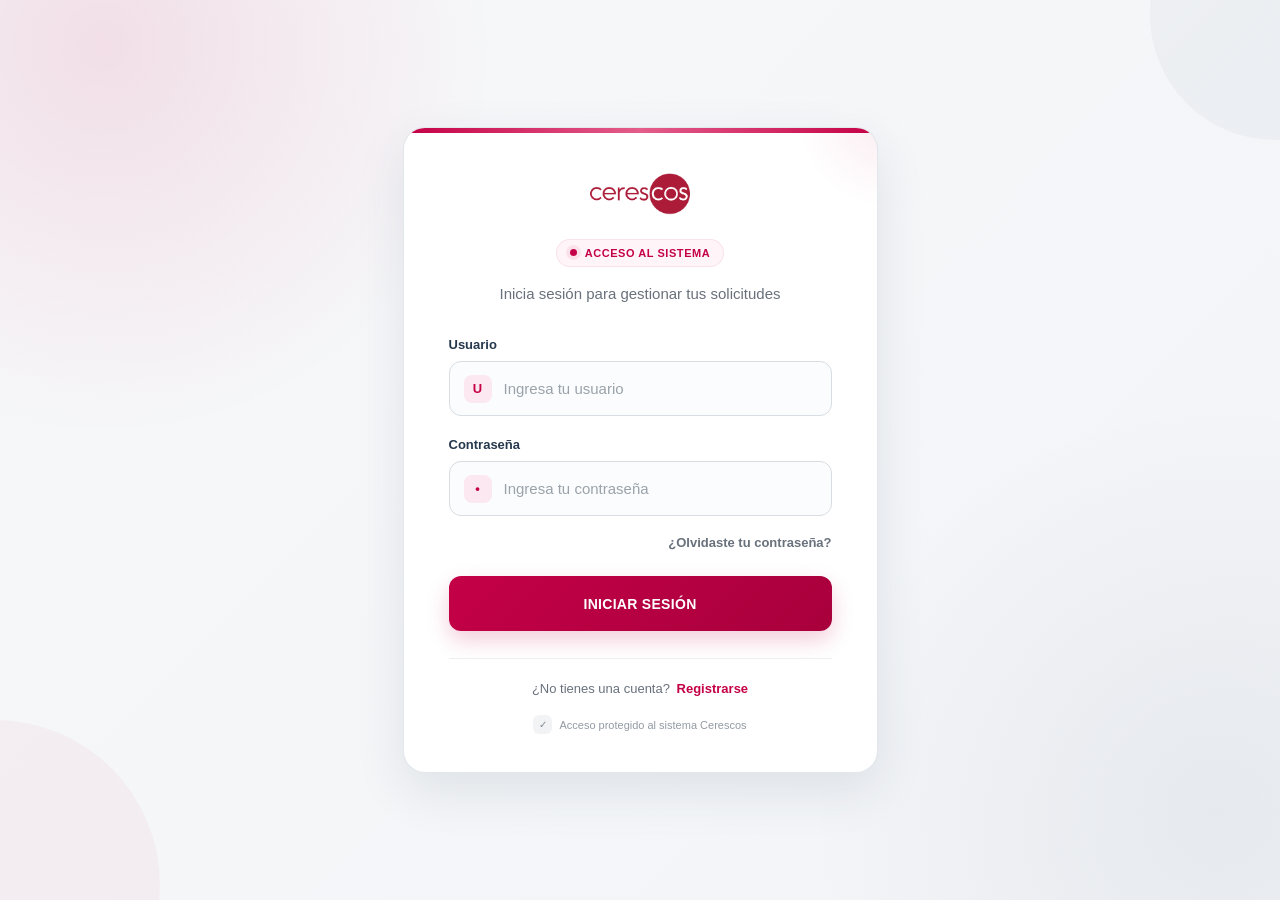
<file: CerescosDesarrolloCartera/wwwroot/login.html>
﻿<!doctype html>
<html lang="es">
    <head>
        <meta charset="UTF-8" />
        <meta name="viewport" content="width=device-width, initial-scale=1.0" />

        <title>Iniciar sesión - Cerescos</title>

        <link rel="stylesheet" href="css/login.css" />
    </head>

    <body>
        <div class="login-container">
            <div class="login-card">
                <!-- =================================================
                 LOGO
            ================================================== -->

                <div class="logo-wrapper">
                    <a href="login.html" class="logo" title="Inicio">
                        <img src="img/logo-cerescos.png" alt="Cerescos" />
                    </a>

                    <div class="indicador">
                        <span class="indicador-punto"></span>

                        Acceso al sistema
                    </div>
                </div>

                <!-- =================================================
                 SUBTÍTULO
            ================================================== -->

                <div class="subtitle"> Inicia sesión para gestionar tus solicitudes </div>

                <!-- =================================================
                 FORMULARIO
            ================================================== -->

                <form id="loginForm">
                    <!-- USUARIO -->

                    <div class="form-group">
                        <label for="usuario"> Usuario </label>

                        <div class="campo-contenedor">
                            <div class="campo-icono"> U </div>

                            <input
                                type="text"
                                id="usuario"
                                name="usuario"
                                placeholder="Ingresa tu usuario"
                                autocomplete="username"
                                required
                            />
                        </div>
                    </div>

                    <!-- CONTRASEÑA -->

                    <div class="form-group">
                        <label for="password"> Contraseña </label>

                        <div class="campo-contenedor">
                            <div class="campo-icono"> • </div>

                            <input
                                type="password"
                                id="password"
                                name="password"
                                placeholder="Ingresa tu contraseña"
                                autocomplete="current-password"
                                required
                            />
                        </div>
                    </div>

                    <!-- RECUPERAR CONTRASEÑA -->

                    <div class="forgot">
                        <a href="#" onclick="recuperarPassword(event)">
                            ¿Olvidaste tu contraseña?
                        </a>
                    </div>

                    <!-- BOTÓN -->

                    <button type="submit" id="btnLogin"> INICIAR SESIÓN </button>

                    <!-- MENSAJE -->

                    <div id="mensaje" class="mensaje"> </div>
                </form>

                <!-- =================================================
                 REGISTRO
            ================================================== -->

                <div class="register">
                    ¿No tienes una cuenta?

                    <a href="registro.html"> Registrarse </a>
                </div>

                <!-- =================================================
                 INDICADOR DE SEGURIDAD
            ================================================== -->

                <div class="seguridad">
                    <span class="seguridad-icono"> ✓ </span>

                    Acceso protegido al sistema Cerescos
                </div>
            </div>
        </div>

        <script>
            const loginForm = document.getElementById("loginForm");
            const btnLogin = document.getElementById("btnLogin");
            const mensaje = document.getElementById("mensaje");

            function mostrarMensaje(texto, tipo) {
                mensaje.textContent = texto;

                mensaje.className = "mensaje " + tipo;
            }

            loginForm.addEventListener("submit", async function (event) {
                event.preventDefault();

                const usuario = document.getElementById("usuario").value.trim();

                const password = document.getElementById("password").value;

                if (!usuario || !password) {
                    mostrarMensaje("Ingrese usuario y contraseña.", "error");

                    return;
                }

                btnLogin.disabled = true;

                btnLogin.textContent = "INGRESANDO...";

                try {
                    const response = await fetch("/api/auth/login", {
                        method: "POST",

                        headers: {
                            "Content-Type": "application/json",
                        },

                        body: JSON.stringify({
                            usuarioNombre: usuario,

                            password: password,
                        }),
                    });

                    const datos = await response.json();

                    if (!response.ok) {
                        mostrarMensaje(
                            datos.mensaje || "Usuario o contraseña incorrectos.",
                            "error",
                        );

                        btnLogin.disabled = false;

                        btnLogin.textContent = "INICIAR SESIÓN";

                        return;
                    }

                    /*
                    GUARDAMOS LOS DATOS DEL USUARIO
                    PARA UTILIZARLOS EN INDEX Y EN
                    LAS DEMÁS PÁGINAS.
                */

                    localStorage.setItem("usuarioCerescos", JSON.stringify(datos.usuario));

                    mostrarMensaje("Inicio de sesión correcto. Redirigiendo...", "exito");

                    /*
                    ESPERAMOS UN MOMENTO PARA QUE
                    SE VEA EL MENSAJE Y LUEGO
                    VAMOS AL INDEX.
                */

                    setTimeout(function () {
                        window.location.href = "index.html";
                    }, 500);
                } catch (error) {
                    console.error(error);

                    mostrarMensaje("No fue posible conectar con el servidor.", "error");

                    btnLogin.disabled = false;

                    btnLogin.textContent = "INICIAR SESIÓN";
                }
            });

            /*
            RECUPERACIÓN DE CONTRASEÑA

            Todavía no tenemos implementado el envío
            de correo. Dejamos preparado el enlace
            para construirlo posteriormente.
        */

            function recuperarPassword(event) {
                event.preventDefault();

                mostrarMensaje(
                    "La recuperación de contraseña estará disponible próximamente.",
                    "error",
                );
            }
        </script>
    </body>
</html>
</file>
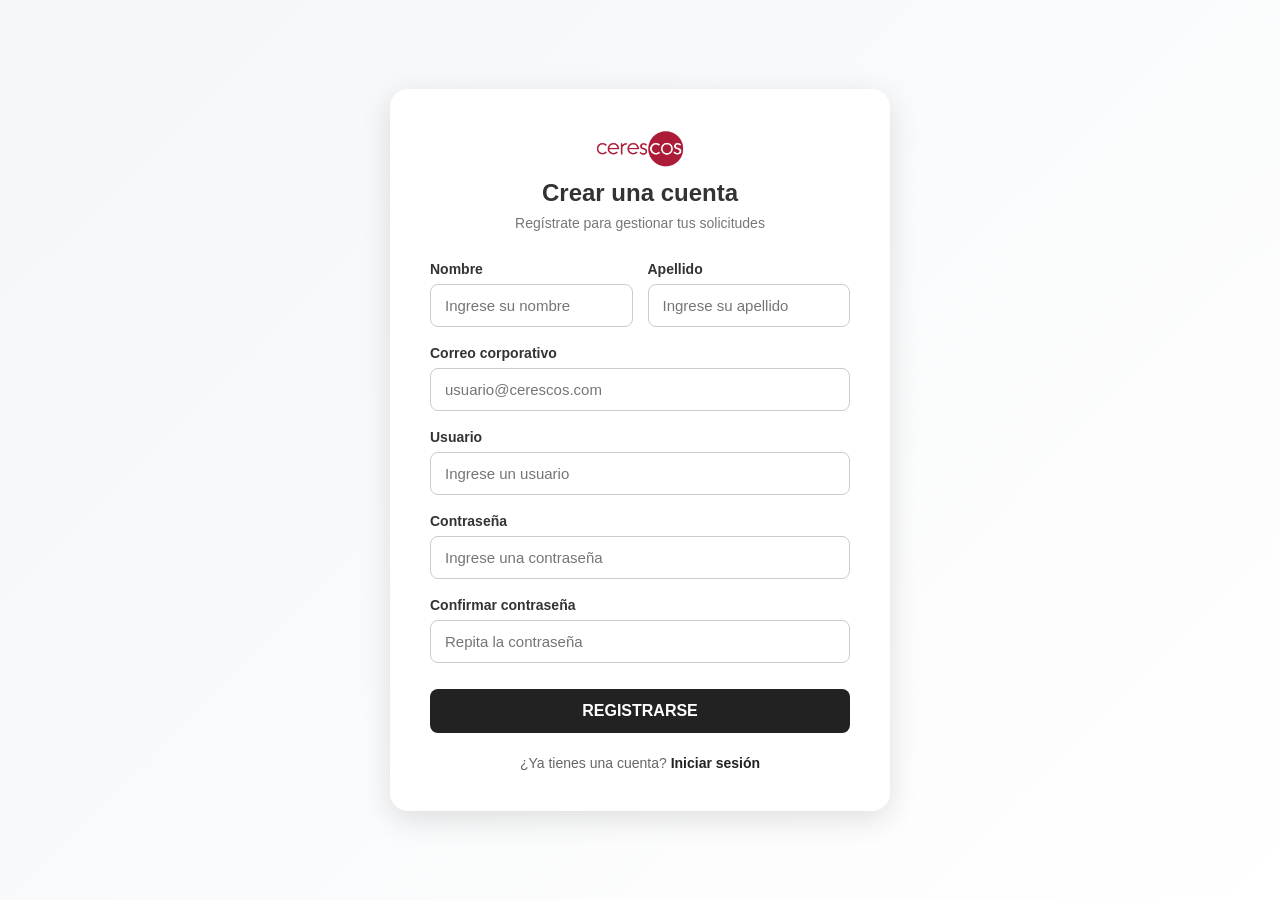
<file: CerescosDesarrolloCartera/wwwroot/registro.html>
﻿<!doctype html>
<html lang="es">
    <head>
        <meta charset="UTF-8" />
        <meta name="viewport" content="width=device-width, initial-scale=1.0" />

        <title>Registrarse - Cerescos</title>

        <link rel="stylesheet" href="css/registro.css" />
    </head>

    <body>
        <div class="contenedor">
            <a href="login.html" class="logo" title="Volver al inicio de sesión">
                <img src="img/logo-cerescos.png" alt="Cerescos" />
            </a>

            <div class="titulo">
                <h2>Crear una cuenta</h2>
                <p>Regístrate para gestionar tus solicitudes</p>
            </div>

            <form id="formRegistro">
                <!-- NOMBRE Y APELLIDO -->
                <div class="fila">
                    <div class="campo">
                        <label for="nombre">Nombre</label>

                        <input type="text" id="nombre" placeholder="Ingrese su nombre" required />
                    </div>

                    <div class="campo">
                        <label for="apellido">Apellido</label>

                        <input
                            type="text"
                            id="apellido"
                            placeholder="Ingrese su apellido"
                            required
                        />
                    </div>
                </div>

                <!-- CORREO -->
                <div class="campo">
                    <label for="correo"> Correo corporativo </label>

                    <input type="email" id="correo" placeholder="usuario@cerescos.com" required />
                </div>

                <!-- USUARIO -->
                <div class="campo">
                    <label for="usuario"> Usuario </label>

                    <input type="text" id="usuario" placeholder="Ingrese un usuario" required />
                </div>

                <!-- CONTRASEÑA -->
                <div class="campo">
                    <label for="password"> Contraseña </label>

                    <input
                        type="password"
                        id="password"
                        placeholder="Ingrese una contraseña"
                        required
                    />
                </div>

                <!-- CONFIRMAR CONTRASEÑA -->
                <div class="campo">
                    <label for="confirmarPassword"> Confirmar contraseña </label>

                    <input
                        type="password"
                        id="confirmarPassword"
                        placeholder="Repita la contraseña"
                        required
                    />
                </div>

                <!-- BOTÓN -->
                <button type="submit" class="boton"> REGISTRARSE </button>
            </form>

            <!-- MENSAJE -->
            <div id="mensaje" class="mensaje"> </div>

            <!-- LOGIN -->
            <div class="enlace">
                ¿Ya tienes una cuenta?

                <a href="login.html"> Iniciar sesión </a>
            </div>
        </div>

        <script>
            // ==========================================
            // ELEMENTOS DEL FORMULARIO
            // ==========================================

            const formulario = document.getElementById("formRegistro");

            const mensaje = document.getElementById("mensaje");

            // ==========================================
            // EVENTO REGISTRAR
            // ==========================================

            formulario.addEventListener("submit", async function (e) {
                e.preventDefault();

                // Limpiar mensaje anterior

                mensaje.className = "mensaje";

                mensaje.textContent = "";

                // ==========================================
                // OBTENER DATOS
                // ==========================================

                const nombre = document.getElementById("nombre").value.trim();

                const apellido = document.getElementById("apellido").value.trim();

                const correo = document.getElementById("correo").value.trim();

                const usuario = document.getElementById("usuario").value.trim();

                const password = document.getElementById("password").value;

                const confirmarPassword = document.getElementById("confirmarPassword").value;

                // ==========================================
                // VALIDAR CONTRASEÑAS
                // ==========================================

                if (password !== confirmarPassword) {
                    mostrarMensaje("Las contraseñas no coinciden.", "error");

                    return;
                }

                // ==========================================
                // VALIDAR CORREO CORPORATIVO
                // ==========================================

                if (!correo.toLowerCase().endsWith("@cerescos.com")) {
                    mostrarMensaje("Debe utilizar un correo corporativo @cerescos.com.", "error");

                    return;
                }

                // ==========================================
                // VALIDAR CAMPOS
                // ==========================================

                if (!nombre || !apellido || !correo || !usuario || !password) {
                    mostrarMensaje("Todos los campos son obligatorios.", "error");

                    return;
                }

                // ==========================================
                // ENVIAR AL BACKEND
                // ==========================================

                try {
                    const respuesta = await fetch("/api/auth/registrar", {
                        method: "POST",

                        headers: {
                            "Content-Type": "application/json",
                        },

                        body: JSON.stringify({
                            nombre: nombre,

                            apellido: apellido,

                            correo: correo,

                            usuarioNombre: usuario,

                            password: password,
                        }),
                    });

                    // ==========================================
                    // LEER RESPUESTA
                    // ==========================================

                    const datos = await respuesta.json();

                    console.log("Respuesta del servidor:", datos);

                    // ==========================================
                    // REGISTRO EXITOSO
                    // ==========================================

                    if (respuesta.ok) {
                        mostrarMensaje(
                            datos.mensaje || "Usuario registrado correctamente.",
                            "exito",
                        );

                        formulario.reset();

                        // Después de 1.8 segundos
                        // regresar al login

                        setTimeout(() => {
                            window.location.href = "login.html";
                        }, 1800);
                    }

                    // ==========================================
                    // ERROR DEL SERVIDOR
                    // ==========================================
                    else {
                        let mensajeError = datos.mensaje || "No fue posible registrar el usuario.";

                        // ==========================================
                        // MOSTRAR DETALLE SQL
                        // ==========================================

                        if (datos.detalle) {
                            mensajeError += "<br><br><strong>Detalle:</strong><br>" + datos.detalle;
                        }

                        mostrarMensajeHTML(mensajeError, "error");
                    }
                } catch (error) {
                    // ==========================================
                    // ERROR DE CONEXIÓN
                    // ==========================================

                    console.error("Error:", error);

                    mostrarMensaje("No fue posible conectar con el servidor.", "error");
                }
            });

            // ==========================================
            // MOSTRAR MENSAJE NORMAL
            // ==========================================

            function mostrarMensaje(texto, tipo) {
                mensaje.textContent = texto;

                mensaje.className = "mensaje " + tipo;
            }

            // ==========================================
            // MOSTRAR MENSAJE CON HTML
            // ==========================================

            function mostrarMensajeHTML(contenido, tipo) {
                mensaje.innerHTML = contenido;

                mensaje.className = "mensaje " + tipo;
            }
        </script>
    </body>
</html>
</file>
<file: CerescosDesarrolloCartera/wwwroot/css/login.css>
﻿:root {
    --rojo: #c40046;
    --rojo-oscuro: #a8003c;
    --rojo-profundo: #8f0034;
    --rojo-claro: #fce8f0;
    --rojo-suave: #fff5f8;
    --azul: #26384d;
    --azul-2: #34495e;
    --gris-fondo: #f4f6f8;
    --gris-texto: #68717c;
    --gris-suave: #8b949e;
    --gris-borde: #e1e6eb;
    --blanco: #ffffff;
    --verde: #198754;
    --verde-claro: #eaf7ef;
    --sombra: 0 18px 50px rgba(38, 56, 77, 0.1);
    --sombra-hover: 0 25px 65px rgba(38, 56, 77, 0.14);
    --radio: 22px;
}

/* =====================================================
           RESET
        ===================================================== */

* {
    box-sizing: border-box;
    margin: 0;
    padding: 0;
    font-family: Arial, Helvetica, sans-serif;
}

/* =====================================================
           BODY
        ===================================================== */

body {
    min-height: 100vh;
    display: flex;
    align-items: center;
    justify-content: center;
    padding: 30px 18px;
    color: var(--azul);
    background:
        radial-gradient(circle at 8% 5%, rgba(196, 0, 70, 0.1), transparent 27%),
        radial-gradient(circle at 95% 90%, rgba(38, 56, 77, 0.06), transparent 28%),
        linear-gradient(135deg, #f7f8fa 0%, #f2f4f7 100%);
    overflow-x: hidden;
}

/* =====================================================
           DECORACIÓN DE FONDO
        ===================================================== */

body::before {
    content: "";
    position: fixed;
    width: 330px;
    height: 330px;
    left: -170px;
    bottom: -150px;
    border-radius: 50%;
    background: rgba(196, 0, 70, 0.035);
    pointer-events: none;
}

body::after {
    content: "";
    position: fixed;
    width: 250px;
    height: 250px;
    right: -120px;
    top: -110px;
    border-radius: 50%;
    background: rgba(38, 56, 77, 0.035);
    pointer-events: none;
}

/* =====================================================
           CONTENEDOR
        ===================================================== */

.login-container {
    width: 100%;
    max-width: 475px;
    position: relative;
    z-index: 2;
}

/* =====================================================
           TARJETA
        ===================================================== */

.login-card {
    position: relative;
    background: var(--blanco);
    border: 1px solid rgba(225, 230, 235, 0.95);
    border-radius: var(--radio);
    padding: 43px 45px 38px;
    box-shadow: var(--sombra);
    overflow: hidden;
    animation: aparecer 0.45s ease;
}

.login-card::before {
    content: "";
    position: absolute;
    top: 0;
    left: 0;
    right: 0;
    height: 5px;
    background: linear-gradient(90deg, var(--rojo), #e45d8b, var(--rojo));
}

.login-card::after {
    content: "";
    position: absolute;
    width: 180px;
    height: 180px;
    right: -100px;
    top: -100px;
    border-radius: 50%;
    background: radial-gradient(circle, rgba(196, 0, 70, 0.075), transparent 70%);
    pointer-events: none;
}

@keyframes aparecer {
    from {
        opacity: 0;
        transform: translateY(12px);
    }

    to {
        opacity: 1;
        transform: translateY(0);
    }
}

/* =====================================================
           MARCA / LOGO
        ===================================================== */

.logo-wrapper {
    text-align: center;
    position: relative;
    z-index: 2;
    margin-bottom: 8px;
}



/* =====================================================
           INDICADOR
        ===================================================== */

.indicador {
    width: fit-content;
    margin: 18px auto 0;
    display: flex;
    align-items: center;
    gap: 8px;
    padding: 7px 13px;
    border-radius: 30px;
    background: var(--rojo-suave);
    color: var(--rojo);
    border: 1px solid rgba(196, 0, 70, 0.08);
    font-size: 11px;
    font-weight: 800;
    text-transform: uppercase;
    letter-spacing: 0.55px;
}

.indicador-punto {
    width: 7px;
    height: 7px;
    border-radius: 50%;
    background: var(--rojo);
    box-shadow: 0 0 0 4px rgba(196, 0, 70, 0.08);
}

/* =====================================================
           SUBTÍTULO
        ===================================================== */

.subtitle {
    position: relative;
    z-index: 2;
    text-align: center;
    color: var(--gris-texto);
    font-size: 15px;
    line-height: 1.55;
    margin-top: 15px;
    margin-bottom: 32px;
}

/* =====================================================
           CAMPOS
        ===================================================== */

.form-group {
    margin-bottom: 21px;
}

label {
    display: block;
    font-size: 13px;
    font-weight: 800;
    color: var(--azul);
    margin-bottom: 9px;
}

.campo-contenedor {
    position: relative;
}

.campo-icono {
    position: absolute;
    left: 15px;
    top: 50%;
    transform: translateY(-50%);
    width: 28px;
    height: 28px;
    display: flex;
    align-items: center;
    justify-content: center;
    border-radius: 8px;
    background: var(--rojo-claro);
    color: var(--rojo);
    font-size: 13px;
    font-weight: 800;
    pointer-events: none;
}

input {
    width: 100%;
    height: 55px;
    padding: 0 16px 0 54px;
    border: 1px solid #d7dde3;
    border-radius: 12px;
    font-size: 15px;
    color: var(--azul);
    outline: none;
    background: #fbfcfd;
    transition:
        border-color 0.22s ease,
        box-shadow 0.22s ease,
        background 0.22s ease,
        transform 0.22s ease;
}

input::placeholder {
    color: #9aa2aa;
}

input:hover {
    border-color: #cbd3db;
    background: white;
}

input:focus {
    border-color: var(--rojo);
    background: white;
    box-shadow: 0 0 0 4px rgba(196, 0, 70, 0.08);
    transform: translateY(-1px);
}

/* =====================================================
           RECUPERAR CONTRASEÑA
        ===================================================== */

.forgot {
    text-align: right;
    margin-top: -4px;
    margin-bottom: 25px;
}

.forgot a {
    color: var(--gris-texto);
    text-decoration: none;
    font-size: 13px;
    font-weight: 600;
    transition: color 0.2s ease;
}

.forgot a:hover {
    color: var(--rojo);
    text-decoration: underline;
}

/* =====================================================
           BOTÓN
        ===================================================== */

button {
    width: 100%;
    height: 55px;
    border: none;
    border-radius: 12px;
    background: linear-gradient(135deg, var(--rojo), var(--rojo-oscuro));
    color: white;
    font-size: 14px;
    font-weight: 800;
    letter-spacing: 0.3px;
    cursor: pointer;
    transition:
        transform 0.22s ease,
        box-shadow 0.22s ease,
        background 0.22s ease;
    box-shadow: 0 9px 22px rgba(196, 0, 70, 0.2);
}

button:hover {
    background: linear-gradient(135deg, #d0004b, var(--rojo-oscuro));
    transform: translateY(-2px);
    box-shadow: 0 13px 28px rgba(196, 0, 70, 0.27);
}

button:active {
    transform: translateY(0);
    box-shadow: 0 7px 17px rgba(196, 0, 70, 0.18);
}

button:disabled {
    opacity: 0.65;
    cursor: not-allowed;
    transform: none;
    box-shadow: none;
}

/* =====================================================
           MENSAJES
        ===================================================== */

.mensaje {
    display: none;
    margin-top: 17px;
    padding: 13px 15px;
    border-radius: 11px;
    font-size: 13px;
    line-height: 1.45;
    text-align: center;
    animation: aparecerMensaje 0.25s ease;
}

@keyframes aparecerMensaje {
    from {
        opacity: 0;
        transform: translateY(-4px);
    }

    to {
        opacity: 1;
        transform: translateY(0);
    }
}

.mensaje.error {
    display: block;
    background: #fff0f3;
    color: #a40038;
    border: 1px solid #f4ccd7;
}

.mensaje.exito {
    display: block;
    background: var(--verde-claro);
    color: var(--verde);
    border: 1px solid #cce9d7;
}

/* =====================================================
           REGISTRO
        ===================================================== */

.register {
    text-align: center;
    margin-top: 27px;
    padding-top: 22px;
    border-top: 1px solid #edf0f3;
    color: var(--gris-texto);
    font-size: 13px;
}

.register a {
    color: var(--rojo);
    font-weight: 800;
    text-decoration: none;
    margin-left: 3px;
    transition: color 0.2s ease;
}

.register a:hover {
    color: var(--rojo-oscuro);
    text-decoration: underline;
}

/* =====================================================
           PIE DE TARJETA
        ===================================================== */

.seguridad {
    display: flex;
    align-items: center;
    justify-content: center;
    gap: 7px;
    margin-top: 19px;
    color: #929aa3;
    font-size: 11px;
}

.seguridad-icono {
    width: 19px;
    height: 19px;
    display: flex;
    align-items: center;
    justify-content: center;
    border-radius: 6px;
    background: #f1f3f5;
    color: #7f8993;
    font-size: 10px;
}

/* =====================================================
           RESPONSIVE 600
        ===================================================== */

@media (max-width: 600px) {
    body {
        padding: 18px 14px;
    }

    .login-container {
        max-width: 100%;
    }

    .login-card {
        padding: 38px 25px 30px;
        border-radius: 20px;
    }



    .subtitle {
        font-size: 14px;
        margin-bottom: 27px;
    }

    label {
        font-size: 13px;
    }

    input,
    button {
        height: 53px;
    }
}

/* =====================================================
           RESPONSIVE 400
        ===================================================== */

@media (max-width: 400px) {
    body {
        padding: 10px;
    }

    .login-card {
        padding: 34px 19px 27px;
    }



    .subtitle {
        font-size: 13px;
    }

    input {
        padding-left: 50px;
    }
}

/* =========================================================
   LOGO CORPORATIVO
   =========================================================
   Aqui el fondo ya es claro, asi que el logo va directo.
   Al hacer clic vuelve a la pantalla inicial.
========================================================= */

.logo {
    display: inline-flex;
    align-items: center;
    justify-content: center;
    text-decoration: none;
    transition: transform 0.25s ease;
}

.logo:hover {
    transform: scale(1.03);
}

.logo img {
    display: block;
    height: 46px;
    width: auto;
}

@media (max-width: 600px) {
    .logo img {
        height: 38px;
    }
}
</file>
<file: CerescosDesarrolloCartera/wwwroot/css/registro.css>
﻿* {
    box-sizing: border-box;
    margin: 0;
    padding: 0;
    font-family: Arial, Helvetica, sans-serif;
}

body {
    min-height: 100vh;
    background: linear-gradient(135deg, #f4f6f8, #ffffff);
    display: flex;
    justify-content: center;
    align-items: center;
    padding: 20px;
}

.contenedor {
    width: 100%;
    max-width: 500px;
    background: white;
    padding: 40px;
    border-radius: 18px;
    box-shadow: 0 8px 30px rgba(0, 0, 0, 0.12);
}



.titulo {
    text-align: center;
    margin-bottom: 30px;
}

.titulo h2 {
    font-size: 24px;
    color: #333;
    margin-bottom: 8px;
}

.titulo p {
    color: #777;
    font-size: 14px;
}

.fila {
    display: flex;
    gap: 15px;
}

.campo {
    margin-bottom: 18px;
    flex: 1;
}

.campo label {
    display: block;
    margin-bottom: 7px;
    font-weight: bold;
    color: #333;
    font-size: 14px;
}

.campo input {
    width: 100%;
    padding: 12px 14px;
    border: 1px solid #ccc;
    border-radius: 8px;
    font-size: 15px;
    outline: none;
    transition: 0.2s;
}

.campo input:focus {
    border-color: #333;
    box-shadow: 0 0 0 2px rgba(0, 0, 0, 0.05);
}

.boton {
    width: 100%;
    padding: 13px;
    border: none;
    border-radius: 8px;
    background: #222;
    color: white;
    font-size: 16px;
    font-weight: bold;
    cursor: pointer;
    transition: 0.2s;
    margin-top: 8px;
}

.boton:hover {
    background: #444;
}

.mensaje {
    display: none;
    margin-top: 18px;
    padding: 12px;
    border-radius: 8px;
    text-align: center;
    font-size: 14px;
    line-height: 1.5;
    word-break: break-word;
}

.mensaje.exito {
    display: block;
    background: #e8f7e8;
    color: #267326;
}

.mensaje.error {
    display: block;
    background: #fdeaea;
    color: #a12626;
}

.enlace {
    text-align: center;
    margin-top: 22px;
    font-size: 14px;
    color: #666;
}

.enlace a {
    color: #222;
    font-weight: bold;
    text-decoration: none;
}

.enlace a:hover {
    text-decoration: underline;
}

@media (max-width: 550px) {
    .contenedor {
        padding: 25px;
    }

    .fila {
        flex-direction: column;
        gap: 0;
    }
}

/* =========================================================
   LOGO CORPORATIVO
   =========================================================
   Aqui el fondo ya es claro, asi que el logo va directo.
   Al hacer clic vuelve a la pantalla inicial.
========================================================= */

.logo {
    display: flex;
    align-items: center;
    justify-content: center;
    width: fit-content;
    margin: 0 auto 10px;
    text-decoration: none;
    transition: transform 0.25s ease;
}

.logo:hover {
    transform: scale(1.03);
}

.logo img {
    display: block;
    height: 40px;
    width: auto;
}

@media (max-width: 600px) {
    .logo img {
        height: 34px;
    }
}
</file>
